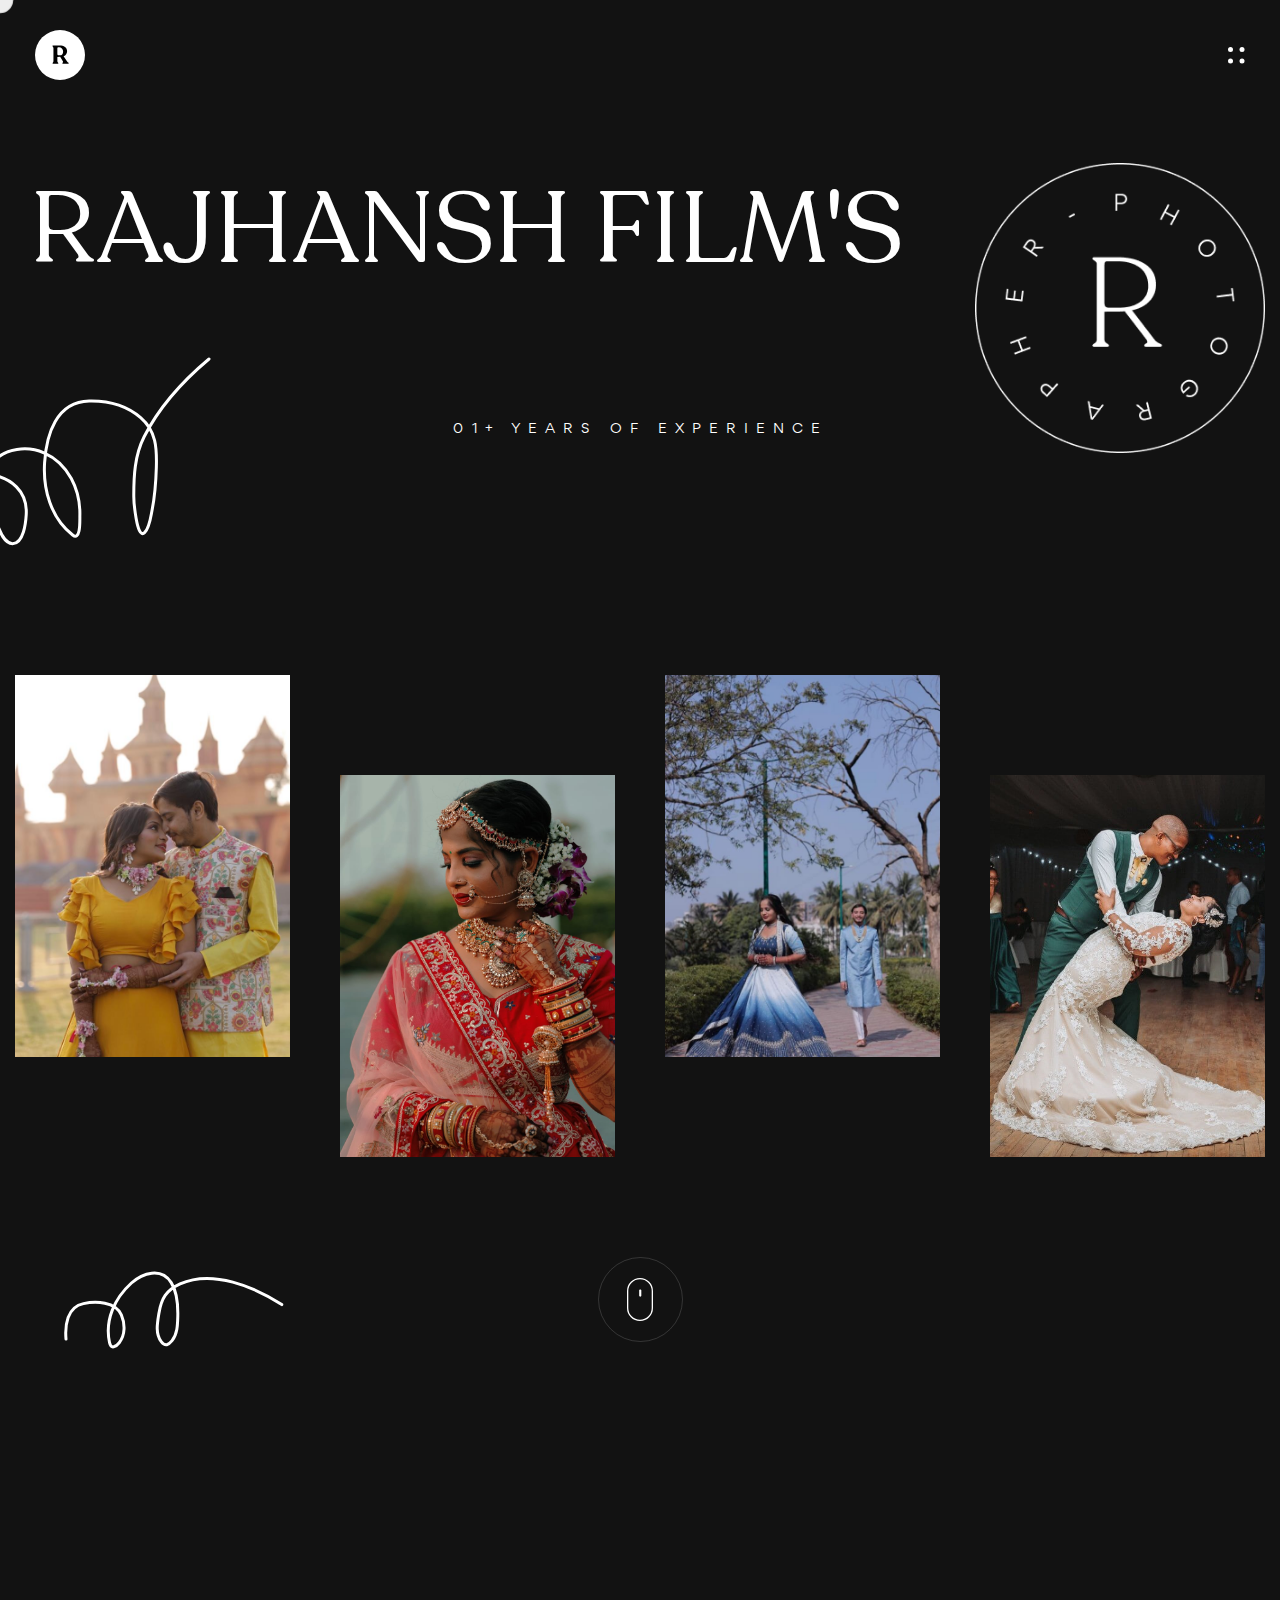
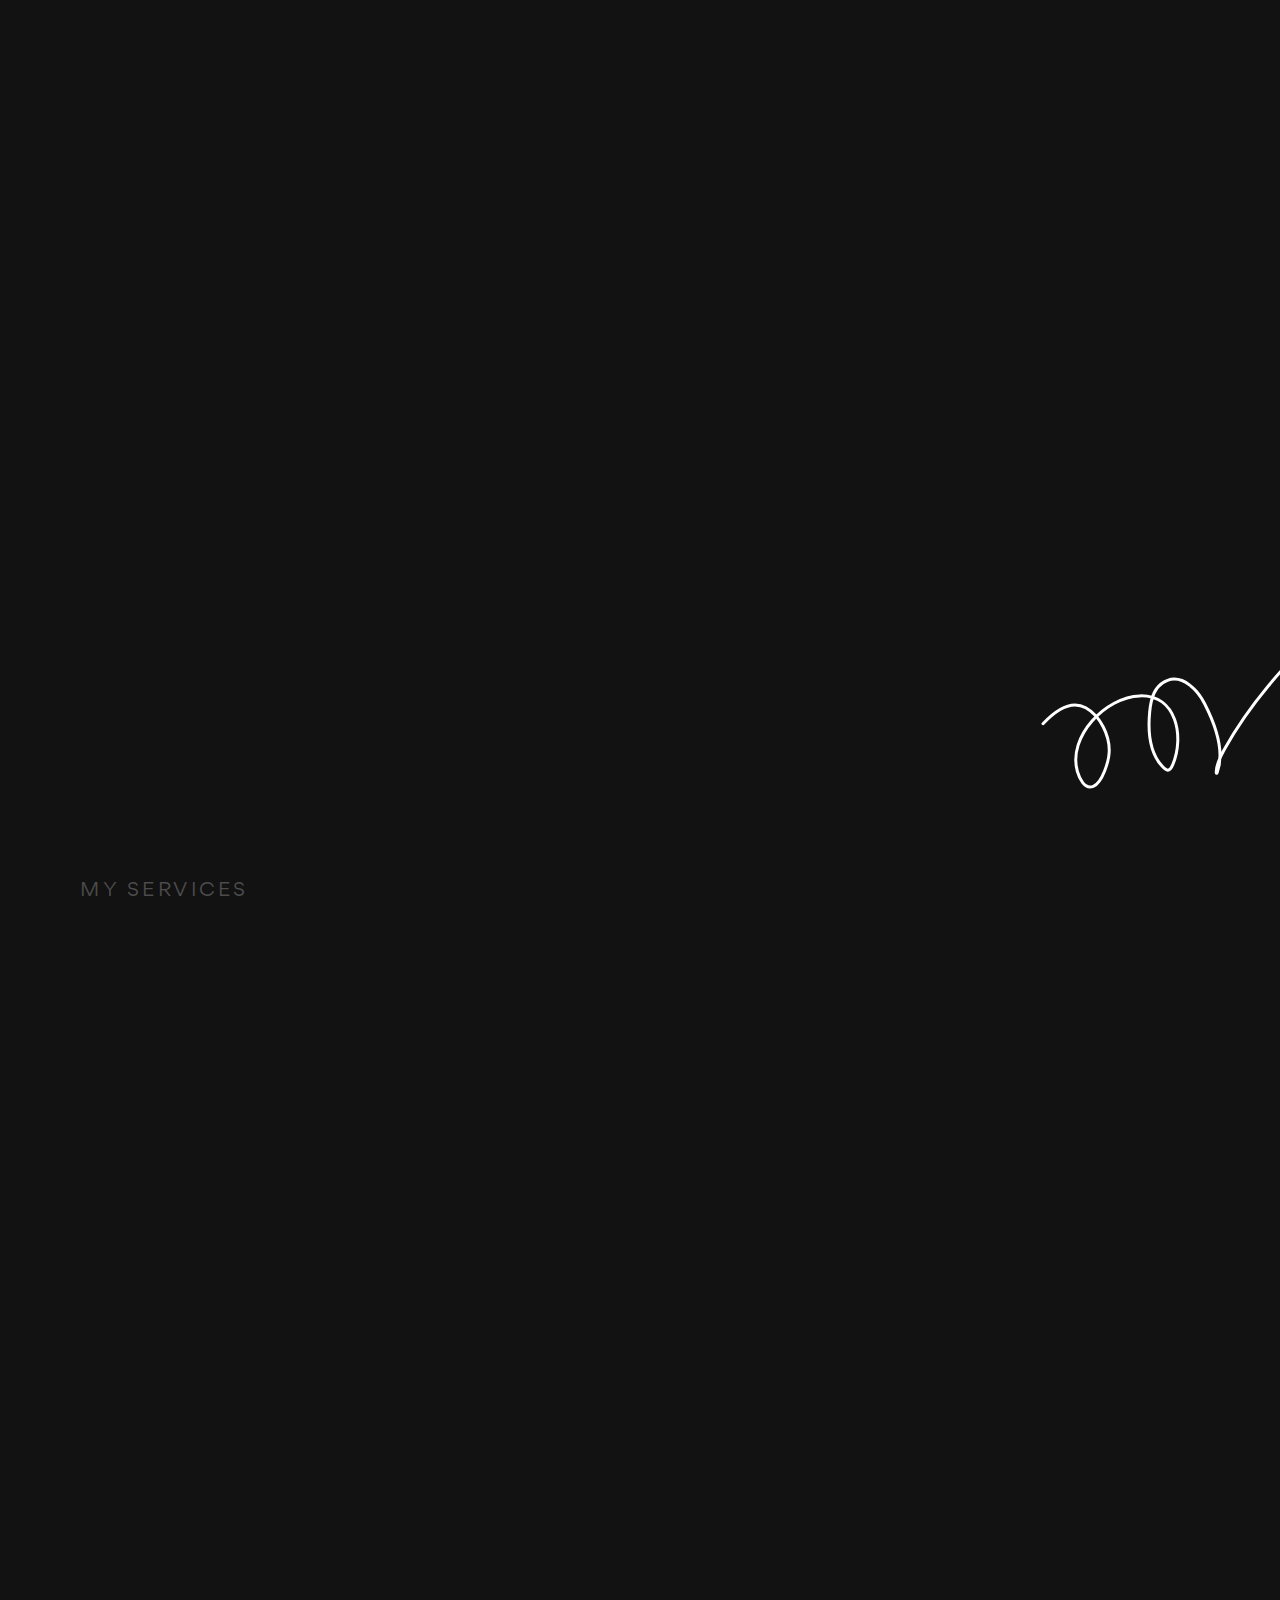
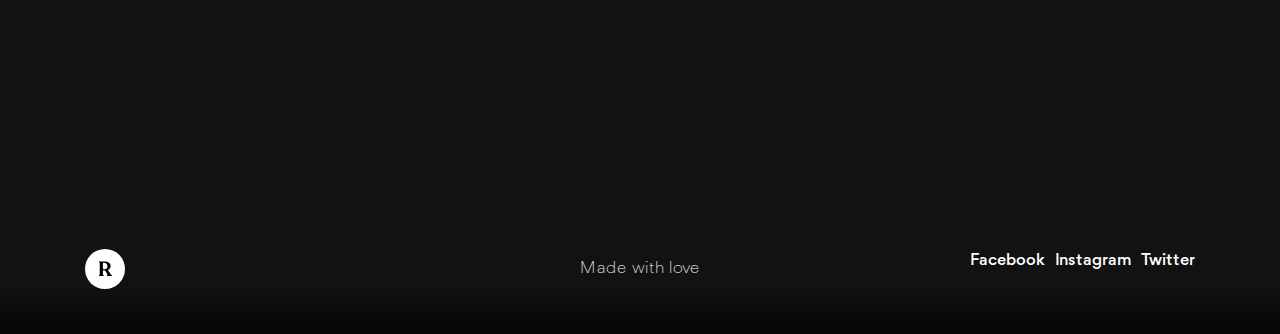
<file: Boostrap exam/index.html>
<!DOCTYPE html>
<html lang="en">

<head>
    <meta charset="UTF-8">
    <meta http-equiv="X-UA-Compatible" content="IE=edge">
    <meta name="viewport" content="width=device-width, initial-scale=1.0">
    <!-- primary meta tags -->
    <title>RAJHANSH FILM'S</title>
    <meta name="title" content="RAJHANSH FILM'S">
    <meta name="description" content="This is a photographer portfolio.">
    <!-- Favicon -->
    <link rel="shortcut icon" href="assets/images/favicon.png" type="image/svg+xml">
    <!-- custom css link -->
    <link rel="stylesheet" href="assets/css/style.css">
    <!-- custom font link -->
    <link rel="stylesheet" href="assets/font/font.css">
    <!-- preload images -->
    <link rel="preload" as="image" href="assets/images/loading.svg">
    <link rel="preload" as="image" href="assets/images/loading-circle.svg">
</head>

<body class="active" id="top">
    <!-- #Pre Loading -->
    <div class="loading" data-loading>
        <img src="assets/images/loading.svg" width="55" height="55" alt="loading" class="img">
        <img src="assets/images/loading-circle.svg" width="78" height="70" alt="" class="circle">
    </div>


    <!-- # header -->

    <header class="header" data-header>
        <div class="container">
            <a href="#" class="logo">
                <img src="assets/images/logo.svg" width="50" height="40" alt="RAJHANSH FILM'S">
            </a>
            <button class="nav-open-btn" aria-label="open menu" data-nav-toggler>
                <img src="assets/images/menu.svg" width="17" height="17" alt="menu icon">
            </button>
            <nav class="navbar" data-navbar>
                <div class="navbar-top">
                    <a href="#" class="logo">
                        <img src="assets/images/logo.svg" width="140" height="10" alt="RAJHANSH FILM'S class=" img">
                    </a>
                    <button class="nav-close-btn" aria-label="close menu" data-nav-toggler>
                        <span class="span one"></span>
                        <span class="span two"></span>
                    </button>
                </div>
                <ul class="navbar-list">
                    <li class="navbar-item">
                        <a href="#home" class="navbar-link" data-nav-link>Home</a>
                    </li>
                    <li class="navbar-item">
                        <a href="#gallery" class="navbar-link" data-nav-link>Gallery</a>
                    </li>
                    <li class="navbar-item">
                        <a href="#about" class="navbar-link" data-nav-link>About</a>
                    </li>
                    <li class="navbar-item">
                        <a href="#services" class="navbar-link" data-nav-link>Services</a>
                    </li>
                    <li class="navbar-item">
                        <a href="#portfolio" class="navbar-link" data-nav-link>Portfolio</a>
                    </li>
                    <li class="navbar-item">
                        <a href="#contact" class="navbar-link" data-nav-link>Contact Us</a>
                    </li>
                </ul>

                <button class="login-btn">
                    <img src="assets/images/user.svg" width="21" height="21" alt="user icon">
                    <span class="span">Login</span>
                </button>
                <p class="navbar-title">My Address</p>
                <address>
                    205 AR Mall , Near Sudama Chowk Motavarachha ,  Surat.
                </address>
                <p class="navbar-text">
                    Urgent issue? call us at
                    <a href="tel:8085613846" class="contact-link">+91 9825548544</a>
                </p>
            </nav>
            <div class="overlay" data-nav-toggler data-overlay></div>
        </div>
    </header>

    <main>
        <article>

            <!-- Hero -->
            <section class="section hero" id="home" aria-label="home">
                <div class="container">
                    <img src="assets/images/hero-banner.png" width="322" height="322" alt="" class="hero-banner">
                    <div class="hero-content">
                        <h1 class="h1 hero-title">
                            RAJHANSH FILM'S
                        </h1>
                        <div class="wrapper h2">
                            <strong class="strong" data-letter-effect>Photographer</strong>
                            <strong class="strong" data-letter-effect>Event Planner</strong>
                            <strong class="strong" data-letter-effect>Cameraman</strong>
                            <strong class="strong" data-letter-effect>Dron Pilot</strong>
                            <strong class="strong" data-letter-effect>Artist</strong>
                        </div>
                        <p class="hero-text">01+ Years Of Experience</p>
                    </div>

                </div>

                <img src="assets/images/hero-shape.svg" width="211" height="189" alt="" class="shape">

            </section>

            <!-- #Gallery -->
            <section class="section gallery" id="gallery">
                <div class="container">
                    <ul class="gallery-list">
                        <li class="gallery-item" data-reveal>

                            <div class="gallery-card">
                                <div class="card-banner img-holder has-before" style="--width: 450; --height: 625;">
                                    <img src="assets/images/gallery-1.jpeg" alt="the Vaibhav" class="img-cover"
                                        width="450" height="625" loading="lazy">
                                </div>
                                <div class="card-content">
                                    <h3 class="h6">
                                        <a href="#" class="card-title">The Event</a>
                                    </h3>
                                    <span class="card-tag">Haldi, Event</span>
                                </div>
                                <a href="#" class="btn-icon">
                                    <img src="assets/images/arrow-forward.svg" width="43" height="20" loading="lazy"
                                        alt="arrow-forward icon">
                                </a>
                            </div>


                            <div class="gallery-card">
                                <div class="card-banner img-holder has-before" style="--width: 450; --height: 625;">
                                    <img src="assets/images/gallery-2.jpeg" alt="Lettuce Entertain" class="img-cover"
                                        width="450" height="625" loading="lazy">
                                </div>
                                <div class="card-content">
                                    <h3 class="h6">
                                        <a href="#" class="card-title">Outdoor Shot</a>
                                    </h3>
                                    <span class="card-tag">Landscape</span>
                                </div>
                                <a href="#" class="btn-icon">
                                    <img src="assets/images/arrow-forward.svg" width="43" height="20" loading="lazy"
                                        alt="arrow-forward icon">
                                </a>
                            </div>


                        </li>

                        <li class="gallery-item" data-reveal>

                            <div class="gallery-card">
                                <div class="card-banner img-holder has-before" style="--width: 450; --height: 625;">
                                    <img src="assets/images/gallery-3.jpeg" alt="Leaping Lizard" class="img-cover"
                                        width="450" height="625" loading="lazy">
                                </div>
                                <div class="card-content">
                                    <h3 class="h6">
                                        <a href="#" class="card-title">Dhulhan</a>
                                    </h3>
                                    <span class="card-tag">Model, Fashion</span>
                                </div>
                                <a href="#" class="btn-icon">
                                    <img src="assets/images/arrow-forward.svg" width="43" height="20" loading="lazy"
                                        alt="arrow-forward icon">
                                </a>
                            </div>


                            <div class="gallery-card">
                                <div class="card-banner img-holder has-before" style="--width: 450; --height: 625;">
                                    <img src="assets/images/gallery-4.jpeg" alt="Juan More Taco" class="img-cover"
                                        width="450" height="625" loading="lazy">
                                </div>
                                <div class="card-content">
                                    <h3 class="h6">
                                        <a href="#" class="card-title">Chintan & Priyanka</a>
                                    </h3>
                                    <span class="card-tag">Ring , Event</span>
                                </div>
                                <a href="#" class="btn-icon">
                                    <img src="assets/images/arrow-forward.svg" width="43" height="20" loading="lazy"
                                        alt="arrow-forward icon">
                                </a>
                            </div>
                        </li>

                        <li class="gallery-item" data-reveal>

                            <div class="gallery-card">
                                <div class="card-banner img-holder has-before" style="--width: 450; --height: 625;">
                                    <img src="assets/images/gallery-5.jpeg" alt="Goldilox Bagels" class="img-cover"
                                        width="450" height="625" loading="lazy">
                                </div>
                                <div class="card-content">
                                    <h3 class="h6">
                                        <a href="#" class="card-title">Ring Ceremonay</a>
                                    </h3>
                                    <span class="card-tag">People, Film</span>
                                </div>
                                <a href="#" class="btn-icon">
                                    <img src="assets/images/arrow-forward.svg" width="43" height="20" loading="lazy"
                                        alt="arrow-forward icon">
                                </a>
                            </div>


                            <div class="gallery-card">
                                <div class="card-banner img-holder has-before" style="--width: 450; --height: 625;">
                                    <img src="assets/images/gallery-6.jpeg" alt="Cookie Monstah" class="img-cover"
                                        width="450" height="625" loading="lazy">
                                </div>
                                <div class="card-content">
                                    <h3 class="h6">
                                        <a href="#" class="card-title">Trusha</a>
                                    </h3>
                                    <span class="card-tag">Wedding, Event</span>
                                </div>
                                <a href="#" class="btn-icon">
                                    <img src="assets/images/arrow-forward.svg" width="43" height="20" loading="lazy"
                                        alt="arrow-forward icon">
                                </a>
                            </div>


                        </li>

                        <li class="gallery-item" data-reveal>

                            <div class="gallery-card">
                                <div class="card-banner img-holder has-before" style="--width: 450; --height: 625;">
                                    <img src="assets/images/gallery-7.jpg" alt="Divine Pastabilities" class="img-cover"
                                        width="450" height="625" loading="lazy">
                                </div>
                                <div class="card-content">
                                    <h3 class="h6">
                                        <a href="#" class="card-title">Divine Pastabilities</a>
                                    </h3>
                                    <span class="card-tag">Wedding, Model</span>
                                </div>
                                <a href="#" class="btn-icon">
                                    <img src="assets/images/arrow-forward.svg" width="43" height="20" loading="lazy"
                                        alt="arrow-forward icon">
                                </a>
                            </div>

                            <div class="gallery-card">
                                <div class="card-banner img-holder has-before" style="--width: 450; --height: 625;">
                                    <img src="assets/images/gallery-8.jpg" alt="The Lockhart Bar" class="img-cover"
                                        width="450" height="625" loading="lazy">
                                </div>
                                <div class="card-content">
                                    <h3 class="h6">
                                        <a href="#" class="card-title">The Lockhart Bar</a>
                                    </h3>
                                    <span class="card-tag">Health & Wellnes</span>
                                </div>
                                <a href="#" class="btn-icon">
                                    <img src="assets/images/arrow-forward.svg" width="43" height="20" loading="lazy"
                                        alt="arrow-forward icon">
                                </a>
                            </div>


                        </li>

                    </ul>

                    <a href="#service" class="scroll-down">
                        <img src="assets/images/scroll-down.svg" width="40" height="66" loading="lazy"
                            alt="mouse scroll">
                    </a>

                    <img src="assets/images/gallery-shape.svg" width="220" height="78" loading="lazy" alt=""
                        class="shape">
                </div>
            </section>

            <!-- About -->
            <section class="section about" id="about" aria-label="about me">
                <div class="container">

                    <div class="about-content">
                        <h2 class="h2 section-title" data-reveal="right">Hi, I'm <br>Chikhaliya Vaibhav</h2>

                        <div class="wrapper has-before" data-reveal="right">
                            <p class="section-text">I Am A <em class="em">Photographer</em> Who Are Working In
                                This Field For <em class="em">last 01 years.</em> I'm Ready To Give You My Best</p>

                            <img src="assets/images/sign.png" width="151" height="92" loading="lazy" alt="signature">
                        </div>
                    </div>

                    <div class="about-banner" data-reveal="left">

                        <div class="img-holder has-before" style="--width: 512; --height: 684;">
                            <img src="assets/images/about-banner.jpg" alt="RAJHANSH FILM'S" class="img-cover"
                                width="512" height="684" loading="lazy">
                        </div>

                        <img src="assets/images/about-shape-1.png" width="178" height="178" loading="lazy" alt=""
                            class="shape shape-1">

                        <img src="assets/images/about-shape-2.svg" width="659" height="653" loading="lazy" alt=""
                            class="shape shape-2">



                    </div>

                    <img src="assets/images/about-shape-3.svg" width="239" height="232" loading="lazy" alt=""
                        class="shape shape-3">

                </div>
            </section>

            <!-- services -->
            <section class="section service" id="service" aria-labelledby="service-lable">
                <p class="section-subtitle container" id="service-lable">My Services</p>
                <ul class="service-list">

                    <li data-reveal>
                        <div class="service-card container">
                            <img src="assets/images/service-1.jpg" width="340" height="380" loading="lazy"
                                alt="Wedding Photography" class="img">
                            <div>
                                <h3 class="h3 card-title">
                                    Wedding Photography
                                </h3>
                                <p class="card-subtitle">
                                    Pre Wedding Shot.
                                </p>
                            </div>
                            <a href="#" class="btn-icon" aria-label="See more">
                                <svg xmlns="http://www.w3.org/2000/svg" width="43" height="20" viewBox="0 0 43 20"
                                    fill="none">
                                    <path d="M0 10H41" stroke="white" stroke-width="2" />
                                    <path d="M33 1L41.9 10.2727L33 19" stroke="white" stroke-width="2" />
                                </svg>
                            </a>
                        </div>

                    </li>

                    <li data-reveal>
                        <div class="service-card container">
                            <img src="assets/images/service-2.jpg" width="340" height="380" loading="lazy"
                                alt="Event Organiser" class="img">
                            <div>
                                <h3 class="h3 card-title">
                                    Event Organiser
                                </h3>
                                <p class="card-subtitle">
                                    Birthday Party Event.
                                </p>
                            </div>
                            <a href="#" class="btn-icon" aria-label="See more">
                                <svg xmlns="http://www.w3.org/2000/svg" width="43" height="20" viewBox="0 0 43 20"
                                    fill="none">
                                    <path d="M0 10H41" stroke="white" stroke-width="2" />
                                    <path d="M33 1L41.9 10.2727L33 19" stroke="white" stroke-width="2" />
                                </svg>
                            </a>
                        </div>

                    </li>

                    <li data-reveal>
                        <div class="service-card container">
                            <img src="assets/images/service-3.jpg" width="340" height="380" loading="lazy"
                                alt="Videography" class="img">
                            <div>
                                <h3 class="h3 card-title">
                                    Videography
                                </h3>
                                <p class="card-subtitle">
                                    Video Shooting
                                </p>
                            </div>
                            <a href="#" class="btn-icon" aria-label="See more">
                                <svg xmlns="http://www.w3.org/2000/svg" width="43" height="20" viewBox="0 0 43 20"
                                    fill="none">
                                    <path d="M0 10H41" stroke="white" stroke-width="2" />
                                    <path d="M33 1L41.9 10.2727L33 19" stroke="white" stroke-width="2" />
                                </svg>
                            </a>
                        </div>

                    </li>

                </ul>
            </section>

            <!-- portfolio -->
            <section class="section portfolio" id="portfolio" aria-labelledby="portfolio-label">
                <div class="container">

                    <div class="portfolio-list">

                        <div class="wrapper">
                            <h2 class="h2 section-title" id="portfolio-label" data-reveal>My recent Work.</h2>

                            <div class="portfolio-card" data-reveal>
                                <div class="card-banner img-holder has-before" style="width: 700; height: 605;">
                                    <img src="assets/images/portfolio-1.jpg" width="700" height="605" alt="Show Promo"
                                        class="img-cover" loading="lazy">
                                </div>

                                <div class="card-content">
                                    <h3 class="h4">
                                        <a href="#" class="card-title">Show Promo</a>
                                    </h3>
                                    <p class="card-tag">Product</p>
                                </div>

                                <a href="#" class="btn-icon" aria-label="See more">
                                    <svg xmlns="http://www.w3.org/2000/svg" width="43" height="20" viewBox="0 0 43 20"
                                        fill="none">
                                        <path d="M0 10H41" stroke="black" stroke-width="2" />
                                        <path d="M33 1L41.9 10.2727L33 19" stroke="black" stroke-width="2" />
                                    </svg>
                                </a>

                            </div>

                            <div class="portfolio-card" data-reveal>
                                <div class="card-banner img-holder has-before" style="--width: 700; --height: 1091;">
                                    <img src="assets/images/portfolio-2.jpg" width="700" height="1091"
                                        alt="Wedding Shot" class="img-cover" loading="lazy">
                                </div>

                                <div class="card-content">
                                    <h3 class="h4">
                                        <a href="#" class="card-title">Wedding Shot</a>
                                    </h3>
                                    <p class="card-tag">Wedding</p>
                                </div>

                                <a href="#" class="btn-icon" aria-label="See more">
                                    <svg xmlns="http://www.w3.org/2000/svg" width="43" height="20" viewBox="0 0 43 20"
                                        fill="none">
                                        <path d="M0 10H41" stroke="black" stroke-width="2" />
                                        <path d="M33 1L41.9 10.2727L33 19" stroke="black" stroke-width="2" />
                                    </svg>
                                </a>

                            </div>


                        </div>

                        <div class="wrapper">

                            <div class="portfolio-card" data-reveal>
                                <div class="card-banner img-holder has-before" style="--width: 700; --height: 1000;">
                                    <img src="assets/images/gallery-3.jpeg" width="700" height="200" alt="Fashion Show"
                                        class="img-cover" loading="lazy">
                                </div>

                                <div class="card-content">
                                    <h3 class="h4">
                                        <a href="#" class="card-title">Fashion Show</a>
                                    </h3>
                                    <p class="card-tag">Fashion, Model</p>
                                </div>

                                <a href="#" class="btn-icon" aria-label="See more">
                                    <svg xmlns="http://www.w3.org/2000/svg" width="43" height="20" viewBox="0 0 43 20"
                                        fill="none">
                                        <path d="M0 10H41" stroke="black" stroke-width="2" />
                                        <path d="M33 1L41.9 10.2727L33 19" stroke="black" stroke-width="2" />
                                    </svg>
                                </a>

                            </div>

                            <div class="portfolio-card" data-reveal>
                                <div class="card-banner img-holder has-before" style="--width: 700; --height: 850;">
                                    <img src="assets/images/portfolio-4.jpg" width="700" height="850" alt="Jumbo Barger"
                                        class="img-cover" loading="lazy">
                                </div>

                                <div class="card-content">
                                    <h3 class="h4">
                                        <a href="#" class="card-title">Jumbo Barger</a>
                                    </h3>
                                    <p class="card-tag">Food</p>
                                </div>

                                <a href="#" class="btn-icon" aria-label="See more">
                                    <svg xmlns="http://www.w3.org/2000/svg" width="43" height="20" viewBox="0 0 43 20"
                                        fill="none">
                                        <path d="M0 10H41" stroke="black" stroke-width="2" />
                                        <path d="M33 1L41.9 10.2727L33 19" stroke="black" stroke-width="2" />
                                    </svg>
                                </a>

                            </div>


                        </div>

                    </div>

                    <img src="assets/images/portfolio-shape.svg" width="286" height="232" loading="lazy" alt=""
                        class="shape">

                </div>
            </section>

            <!-- Footer -->
            <footer class="footer">

                <div class="footer-top section" id="contact">
                    <div class="container">
                        <p class="section-subtitle" data-reveal>Contact Us</p>
                        <h2 class="h2 section-title" data-reveal>Work inquiry, Job oportunities? Send Message.</h2>

                        <a href="#" class="btn-icon" data-reveal>
                            <img src="assets/images/arrow-forward.svg" width="43" height="20" loading="lazy"
                                alt="arrow-forward icon">
                        </a>

                        <img src="assets/images/footer-1.jpg" width="159" height="176" loading="lazy" alt="photography"
                            class="abs-img abs-img-1" data-reveal>

                        <img src="assets/images/footer-2.jpg" width="265" height="275" loading="lazy" alt="photography"
                            class="abs-img abs-img-2" data-reveal>

                        <img src="assets/images/footer-3.jpg" width="303" height="272" loading="lazy" alt="photography"
                            class="abs-img abs-img-3" data-reveal>

                        <img src="assets/images/footer-4.jpg" width="175" height="175" loading="lazy" alt="photography"
                            class="abs-img abs-img-4" data-reveal>

                        <img src="assets/images/footer-shape.svg" width="185" height="134" loading="lazy" alt=""
                            class="shape">

                    </div>
                </div>

                <div class="footer-bottom">
                    <div class="container">
                        <a href="#" class="logo">
                            <img src="assets/images/logo.svg" width="40" height="40" loading="lazy" alt="Richard home">
                        </a>

                        <ul class="social-list">
                            <li>
                                <a href="#" class="social-link">Facebook</a>
                            </li>
                            <li>
                                <a href="#" class="social-link">Instagram</a>
                            </li>
                            <li>
                                <a href="#" class="social-link">Twitter</a>
                            </li>
                        </ul>

                        <p class="copyright">Made with love</p>

                    </div>
                </div>

                <div class="footer-bg has-before">
                    <img src="assets/images/footer-bg.jpg" width="1920" height="1135" loading="lazy" alt="photography"
                        class="img-cover">
                </div>

            </footer>

            <!-- back to top -->

            <a href="#top" class="back-top-btn" aria-label="back to top" data-back-top-btn>0%</a>

            <!-- Custom cursor -->

            <div class="cursor" data-cursor></div>
        </article>
    </main>

    <!-- custom js link -->
    <script src="assets/js/script.js"></script>
</body>

</html>
</file>
<file: Boostrap exam/assets/css/style.css>
:root {
  
  --smokey-black: hsl(0, 0%, 7%);
  --eerie-black: hsl(0, 0%, 9%);
  --radical-red: hsl(346, 100%, 58%);
  --white_a9: hsla(0, 0%, 100%, 0.09);
  --white_a15: hsla(0, 0%, 100%, 0.15);
  --white_a25: hsla(0, 0%, 100%, 0.25);
  --white_a50: hsla(0, 0%, 100%, 0.5);
  --white_a70: hsla(0, 0%, 100%, 0.7);
  --white_a75: hsla(0, 0%, 100%, 0.75);
  --white_a80: hsla(0, 0%, 100%, 0.8);
  --jet-1: hsl(0, 0%, 20%);
  --jet-2: hsl(0, 0%, 16%);
  --white: hsl(0, 0%, 100%);
  --black: hsl(0, 0%, 0%);
  --gradient-1: linear-gradient(180deg, transparent, var(--smokey-black));
  --gradient-2: linear-gradient(180deg,var(--smokey-black) 25%,hsla(0, 0%, 0%, 0.6) 80%);
  --ff-recoleta: "Recoleta", serif;
  --ff-gordita: "Gordita", sans-serif;

  --fs-1: 6rem;
  --fs-2: 5rem;
  --fs-3: 3.8rem;
  --fs-4: 2.8rem;
  --fs-5: 2.6rem;
  --fs-6: 2.2rem;
  --fs-7: 2rem;
  --fs-8: 1.8rem;
  --fs-9: 1.5rem;
  --fs-10: 1.4rem;
  --fs-11: 1.2rem;

  --fw-300: 300;
  --fw-400: 400;
  --fw-500: 500;
  --section-padding: 60px;
  --shadow: 0 12px 30px -10px hsla(0, 0%, 14%, 0.1);

  --radius-circle: 50%;
  --radius-5: 5px;
  --radius-25: 25px;

  --transition-1: 0.25s ease;
  --transition-2: 0.5s ease;
  --transition-3: 1s ease;
  --cubic-in: cubic-bezier(0.51, 0.03, 0.64, 0.28);
  --cubic-out: cubic-bezier(0.33, 0.85, 0.4, 0.96);
}

*,
*::before,
*::after {
  margin: 0;
  padding: 0;
  box-sizing: border-box;
}

li {
  list-style: none;
}

a,img,span,button,
ion-icon {
  display: block;
}

a {
  color: inherit;
  text-decoration: none;
}

img {
  height: auto;
}

button {
  background: none;
  border: none;
  font: inherit;
  cursor: pointer;
}


ion-icon {
  pointer-events: none;
}

address {
  font-style: normal;
}

html {
  font-family: var(--ff-gordita);
  font-size: 10px;
  scroll-behavior: smooth;
}

body {
  background-color: var(--smokey-black);
  color: var(--white);
  font-size: 1.6rem;
  font-weight: var(--fw-400);
  line-height: 2.15;
  overflow-x: hidden;
}

body.active {
  overflow: hidden;
}

:focus-visible {
  outline-offset: 4px;
}

::-webkit-scrollbar {
  width: 5px;
}

::-webkit-scrollbar-track {
  background-color: var(--white);
}

::-webkit-scrollbar-thumb {
  background-color: var(--jet-2);
}

.container {
  padding-inline: 15px;
}

.shape {
  display: none;
}

.section {
  padding-block: var(--section-padding);
}

.h1,.h2,.h3,.h4,.h5,.h6 {
  font-family: var(--ff-recoleta);
  line-height: 1.2;
}

.h1 {
  font-size: var(--fs-1);
  font-weight: var(--fw-400);
}

.h2,.h3,.h4,.h5,.h6 {
  font-weight: var(--fw-300);
}

.h2 {
  font-size: var(--fs-2);
}
.h3 {
  font-size: var(--fs-3);
}
.h4 {
  font-size: var(--fs-4);
}
.h5 {
  font-size: var(--fs-5);
}
.h6 {
  font-size: var(--fs-6);
}

.img-holder {
  aspect-ratio: var(--width) / var(--height);
  background-color: var(--jet-1);
  overflow: hidden;
}

.has-before {
  position: relative;
  z-index: 1;
}

.has-before::before {
  content: "";
  position: absolute;
}

.img-holder.has-before::before {
  bottom: 0;
  left: 0;
  width: 100%;
  height: 50%;
  background-color: var(--gradient-1);
}

.img-cover {
  width: 100%;
  height: 100%;
  object-fit: cover;
}

.btn-icon {
  background-color: var(--bg-color, var(--white));
  border-radius: var(--border-radius, var(--radius-circle));
  display: grid;
  place-content: center;
  transition: var(--transition-2);
}

.btn-icon path {
  transition: var(--transition-2);
}

.btn-icon:is(:hover, :focus-visible) {
  background-color: var(--hover-bg-color, var(--white));
}

.btn-icon:is(:hover, :focus-visible) path {
  stroke: var(--hover-text-color, var(--black));
}

.section-subtitle {
  color: var(--white_a25);
  font-size: var(--fs-7);
  text-transform: uppercase;
  letter-spacing: 3.5px;
}


[data-reveal] {
  transform: translateY(50px);
  opacity: 0;
  transition: var(--transition-3);
}

[data-reveal="left"] {
  transform: translate(-50px, 0);
}

[data-reveal="right"] {
  transform: translate(50px, 0);
}


[data-reveal].revealed {
  transform: translate(0, 0);
  opacity: 1;
}

.loading {
  position: fixed;
  top: 0;
  left: 0;
  width: 100vw;
  height: 100vh;
  background-color: var(--white) !important;
  z-index: 5;
  transform-origin: bottom;
  transition: 0.5s var(--cubic-in);
  transition-delay: 0.5s;
}

.loading.loaded {
  transform: scaleY(0);
  pointer-events: none;
}

.loading > * {
  position: absolute;
  top: 50%;
  left: 50%;
  transform: translate(-50%, -50%);
  transition: var(--transition-2);
}

.loading.loaded > * {
  opacity: 0;
}

.loading .circle {
  animation: rotate360 1.5s linear infinite;
}

@keyframes rotate360 {
  0% {
    transform: translate(-50%, -50%) rotate(0);
  }
  100% {
    transform: translate(-50%, -50%) rotate(1turn);
  }
}

.header {
  position: fixed;
  top: 0;
  left: 0;
  width: 100%;
  padding-block: 18px;
  transition: var(--transition-2);
  z-index: 4;
}

.header.active {
  background-color: var(--eerie-black);
  padding-block: 12px;
  box-shadow: var(--shadow);
}

.header .container,.navbar-top {
  display: flex;
  justify-content: space-between;
  align-items: center;
}

.navbar {
  position: fixed;
  top: 0;
  right: -280px;
  background-color: var(--eerie-black);
  height: 100vh;
  max-width: 280px;
  width: 100%;
  padding: 25px;
  overflow-y: auto;
  z-index: 2;
  transition: 0.25s var(--cubic-out);
  visibility: hidden;
}

.navbar.active {
  visibility: visible;
  transform: translateX(-280px);
  transition-duration: 0.5s;
}

.navbar-top .logo .img {
  width: 130px;
}

.nav-close-btn {
  width: 25px;
  height: 25px;
}

.nav-close-btn .span {
  background-color: var(--white_a80);
  width: 25px;
  height: 3px;
  border-radius: 5px;
  transition: var(--transition-1);
}

.nav-close-btn .one {
  transform: rotate(45deg) translate(2px, 2px);
}

.nav-close-btn .two {
  transform: rotate(-45deg);
}

.nav-close-btn:is(:hover, :focus-visible) .span {
  background-color: var(--radical-red);
}

.navbar-list {
  text-align: center;
  padding-block: 40px;
}

.navbar-link {
  font-size: var(--fs-7);
  font-weight: var(--fw-400);
  padding-block: 2px;
  text-transform: capitalize;
  transition: var(--transition-1);
}

.navbar-link:is(:hover, :focus-visible) {
  color: var(--radical-red);
}

.login-btn {
  display: flex;
  justify-content: center;
  gap: 15px;
  width: 100%;
  background-color: var(--radical-red);
  color: var(--white);
  padding: 8px 30px;
  border-radius: var(--radius-5);
  margin-block-end: 50px;
}

.login-btn .span {
  font-weight: var(--fw-500);
}

.navbar-title {
  font-size: var(--fs-8);
  font-weight: var(--fw-500);
  line-height: 1;
  margin-block-end: 15px;
}

.navbar-text {
  color: var(--white_a75);
  font-weight: var(--fw-300);
  line-height: 1.6;
  margin-block-end: 15px;
}

.navbar .contact-link {
  color: var(--radical-red);
  font-size: var(--fs-6);
  font-weight: var(--fw-400);
}

.navbar .contact-link:is(:hover, :focus-visible) {
 text-decoration: underline; 
}

.overlay {
  position: fixed;
  inset: 0;
  background-color: var(--black);
  z-index: 1;
  transition: var(--transition-1);
  opacity: 0;
  pointer-events: none;
}


.overlay.active {
  opacity: 0.75;
  pointer-events: all;
}

.hero {
  padding-block-start: 120px;
  text-align: center;
}

.hero-banner {
  max-width: 150px;
  margin-inline: auto;
  margin-block-end: 20px;
}

.hero .wrapper {
  position: relative;
  text-align: left;
  height: 1.2em;
  margin-block: 10px 25px;
}

.hero .wrapper .strong {
  position: absolute;
  top: 0;
  left: 50%;
  transform: translateX(-50%);
  width: 300px;
  font-weight: inherit;
  display: flex;
}


.hero-text {
  font-size: var(--fs-10);
  font-weight: var(--fw-300);
  text-transform: uppercase;
  letter-spacing: 5px;

}

.hero .wrapper .space {
  padding: 0.1em;
}

.hero .wrapper :is(.in, .out) {
  opacity: 0;
  transform: scaleY(0);
}

.hero .strong.active .out {
  opacity: 1;
  transform: scaleY(1);
  animation: textWave 0.2s ease reverse forwards;
}

.hero .wrapper .in {
  animation: textWave 0.2s ease forwards;
}

@keyframes textWave {
  0% {
    opacity: 0;
    transform: scaleY(0);
  }
  100% {
    opacity: 1;
    transform: scaleY(1);
  }
}

.gallery-list {
  display: grid;
  gap: 30px;
}

.gallery-item,
.gallery-card {
  position: relative;
}

.gallery-card :is(.card-content, .btn-icon) {
  position: absolute;
  z-index: 1;
}

.gallery-card .card-content {
  bottom: 0;
  left: 0;
  width: 100%;
  padding: 30px 12px;
}

.gallery-card .card-tag {
  color: var(--white_a70);
  font-size: var(--fs-9);
  font-weight: var(--fw-300);
}

.gallery-card .card-title {
  font-weight: var(--fw-400);
  max-width: max-content;
  margin-block-end: 2px;
}


.gallery-card .card-title:is(:hover, :focus-visible) {
  text-decoration: underline;
}


.gallery-card .btn-icon {
  top: 0;
  right: 0;
  width: 50px;
  height: 50px;
  --border-radius: 0 0 0 var(--radius-25);
}

.gallery-card .btn-icon img {
  width: 25px;
  transform: rotate(-45deg);
}


.gallery-card .btn-icon:is(:hover, :focus-visible) {
  border-bottom-left-radius: var(--radius-5);
}


.gallery-card {
  animation: changeCard 10s linear infinite;
}

.gallery-item .gallery-card:last-child {
  position: absolute;
  top: 0;
  left: 0;
  width: 100%;
  opacity: 0;
  visibility: hidden;
  animation-delay: 5s;
}

@keyframes changeCard {
  0%,55%,100% {
    opacity: 0;
    visibility: hidden;
  }

  5%,50% {
    opacity: 1;
    visibility: visible;
  }

}


.gallery-item:is(:hover, :focus-within) .gallery-card {
  animation-play-state: paused;
}

.gallery .scroll-down {
  width: 60px;
  height: 60px;
  display: grid;
  place-content: center;
  margin-inline: auto;
  margin-block-start: 55px;
  border: 1px solid var(--white_a15);
  border-radius: var(--radius-circle);
  transition: var(--transition-2);
  animation: scrolldown 2.5s linear infinite alternate;
}

.gallery .scroll-down img {
  width: 22px;
}

.gallery .scroll-down:is(:hover, :focus-visible) {
  background-color: var(--radical-red);
  border-color: var(--radical-red);
}


@keyframes scrollDown {
  0% {
    transform: translateY(-12px);
  }
  100% {
    transform: translateY(12px);
  }
}

.category {
  --section-padding: 40px;
  border-block: 1px solid var(--white_a9);
}

.category-list {
  display: flex;
  justify-content: center;
  align-items: center;
  flex-wrap: wrap;
  gap: 35px 10px;
}

.category-item {
  max-width: calc(50%, -5px);
}

.category-card .card-title {
  color: var(--white_a25);
  margin-block-end: 10px;
  text-align: center;
  transition: var(--transition-2);
}


.category-card:is(:hover, :focus-visible) .card-title {
  color: var(--white);
}

.about .container {
  display: grid;
  gap: 45px;
}

.about .wrapper,.about-banner {
  padding-inline-start: 45px;
}

.about .section-title {
  margin-block-end: 35px;
}

.about .section-text {
  font-size: var(--fs-6);
  color: var(--white_a70);
  font-weight: var(--fw-300);
  line-height: 1.7;
  margin-block-end: 35px;
}

.about .wrapper::before {
  top: 10px;
  left: 0;
  background-image: url("../images/about-quote.svg");
  background-repeat: no-repeat;
  background-size: contain;
  width: 20px;
  height: 20px;
}

.about .section-text .em {
  color: var(--white);
  font-weight: var(--fw-400);
  text-decoration: underline;
}

.about-banner {
  position: relative;
}

.about .shape-1 {
  display: block;
  position: absolute;
  bottom: 10%;
  left: 0;
  z-index: 1;
  width: 100px;
}

.service {
  padding-inline: 15px;
}

.service .section-subtitle {
  padding-inline: 10px;
  margin-block-end: 55px;
}

.service-card .img {
  display: none;
}

.service-list > li:not(:last-child) {
  border-block-start: 1px solid var(--white_a9);
}

.service-list > li:last-child {
  border-block: 1px solid var(--white_a9);
}

.service-card {
  padding: 30px 10px;
}

.service-card .card-subtitle {
  color: var(--white_a50);
  font-size: var(--fs-7);
  font-weight: var(--fw-300);
  line-height: 1.5;
  margin-block: 10px 25px;
}

.service-card .btn-icon {
  width: 55px;
  height: 55px;
  border: 1px solid var(--white);
  --bg-color: transparent;
  --hover-bg-color: var(--white);
  --hover-text-color: var(--black);
}

.service-card .btn-icon svg {
  width: 25px;
}

.portfolio {
  padding-block-end: 100px;
}

.portfolio .section-title {
  margin-block-end: 60px;
}

.portfolio-card {
  position: relative;
  margin-block-end: 50px;
}

.portfolio-card :is(.card-content, .btn-icon) {
  position: absolute;
  z-index: 1;
}

.portfolio-card .card-content {
  bottom: 0;
  left: 0;
  width: 100%;
  padding: 20px 15px;
}

.portfolio-card .card-tag {
  color: var(--white_a70);
  font-weight: var(--fw-300);
}

.portfolio-card .btn-icon {
  top: 20px;
  right: 20px;
  width: 45px;
  height: 45px;

  --hover-bg-color: var(--radical-red);
  --hover-text-color: var(--white);
}

.portfolio-card .btn-icon svg {
  width: 20px;
}

.portfolio-card .card-title:is(:hover, :focus) {
  text-decoration: underline;
}

.footer {
  position: relative;
}

.footer .abs-img {
  display: none;
}

.footer-top {
  padding-block: 100px 140px;
  border-block-start: 1px solid var(--white_a9);
  text-align: center;
  z-index: 1;
}

.footer-top .section-title {
  margin-block: 20px 90px;
  line-height: normal;
}

.footer .btn-icon {
  width: 60px;
  height: 60px;
  margin-inline: auto;
  --hover-bg-color: var(--radical-red);

}

.footer .btn-icon img {
  width: 30px;
}

.footer-bg {
  position: absolute;
  bottom: 0;
  left: 0;
  width: 100%;
  height: 60px;
  z-index: -1;
}

.footer-bg::before {
  inset: 0;
  background-image: var(--gradient-2);
}

.footer-bg .img-cover {
  object-position: top;
}

.footer-bottom .logo {
  margin-inline: auto;
  max-width: max-content;
  margin-block-end: 20px;
}

.social-list {
  display: flex;
  justify-content: center;
  gap: 10px;
}

.social-link {
  font-weight: var(--fw-500);
}

.social-link:is(:hover, :focus-visible) {
  text-decoration: underline;
}

.copyright,.social-link {
  padding-block-end: 15px;
}

.copyright {
  font-weight: var(--fw-300);
  letter-spacing: 0.5px;
  text-align: center;
}

.back-top-btn {
  position: fixed;
  bottom: 30px;
  right: -70px;
  width: 70px;
  height: 70px;
  border: 1px dashed currentColor;
  color: var(--radical-red);
  font-size: var(--fs-11);
  border-radius: var(--radius-circle);
  display: grid;
  place-items: center;
  visibility: hidden;
  transition: var(--transition-2);
  z-index: 3;
}

.back-top-btn.show {
  transform: translateX(-100px);
  visibility: visible;
}

.back-top-btn:hover {
  color: var(--white);
}

.cursor {
  display: none;
}

@media (min-width: 575px) {
  :root {
    --section-padding: 80px;
    
  }


  .container {
    max-width: 540px;
    width: 100%;
    margin-inline: auto;
  }

  :is(.header, .gallery, .category, .portfolio) .container {
    max-width: unset;
  }

 
  .navbar {
    max-width: 500px;
    right: -500px
  }

  .navbar.active {
    transform: translateX(-500px);
  }

  
  .gallery-list {
    grid-template-columns: 1fr 1fr;
    column-gap: 25px;
  }

  .gallery-card .btn-icon {
    transform-origin: top right;
    transform: scale(0);
  }

  .gallery-card:is(:hover, :focus-within) .btn-icon {
    transform: scale(1);
  }

  .gallery-card :is(.card-title, .card-tag) {
    transform: translateY(10px);
    opacity: 0;
    transition: var(--transition-2);
  }

  .gallery-card .card-tag {
    transition-delay: 0.1s;
  }

  .gallery-card:is(:hover, :focus-within) :is(.card-title, .card-tag) {
    transform: translateY(0);
    opacity: 1;
  }

  .gallery [data-reveal] {
    transform: translateY(0);
    opacity: 1;
  }

  .category-item {
    max-width: 235px;
  }

  .portfolio-list {
    display: flex;
    column-gap: 30px;
  }

  .footer-bottom {
    padding-block-end: 40px;
  }

  .footer-bottom .container {
    display: grid;
    grid-template-columns: repeat(3, 1fr);
    align-items: center;
  }

  .footer-bottom .logo {
    margin: 0;
  }

  .copyright,
  .social-list {
    padding-block-end: 0;
  }

  .social-list {
    order: 1;
    justify-content: flex-end;
  }


}

@media (min-width: 768px) {
  
  :root {
    --fs-3: 4.5rem;
  }

  .container {
    max-width: 720px;
  }

  .about-banner {
    max-width: 500px;
    margin-inline: auto;
  }

  .service-card {
    display: flex;
    justify-content: space-between;
    align-items: center;
  }

  .service-card .card-subtitle {
    margin-block-end: 15px;
  }


}



@media (min-width: 992px) {
  :root {
    --fs-1: 8rem;
  }

  .section {
    position: relative;
  }

  .container {
    max-width: 960px;
  }
  .shape {
    display: block;
    position: absolute;
  }

  .header {
    padding-block: 30px;
  }

  .navbar {
    padding: 40px;
    padding-block-end: 10px;
  }

  .nabar-link {
    --fs-7: 2.4rem
  }

  .navbar-title {
    --fs-8: 2.2rem
  }

  .navbar-text {
    font-size: 1.9rem;
    margin-block-end: 30px;
  }

  .hero {
    padding-block-start: 150px;
  }

  .hero .container {
    position: relative;
    z-index: 1;
  }

  .hero-title {
    text-align: left;
  }

  .hero .wrapper {
    --fs-2: 8rem;
    margin-block: -5px 10px;
  }

  .hero-banner {
    position: absolute;
    top: 50%;
    right: 0;
    transform: translateY(-50%);
    max-width: 200px;
    z-index: -1;
  }

  .hero .shape {
    display: none;
  }

  .gallery {
    padding-block-end: 140px;
  }

  .gallery-list {
    grid-template-columns: repeat(4, 1fr);
  }

  .gallery-item:nth-child(even) {
    margin-block-start: 100px;
  }

  .gallery .scroll-down {
    width: 85px;
    height: 85px;
    margin-block-start: 100px;
  }

  .gallery .scroll-down img {
    width: 26px;
  }

  .gallery .shape {
    left: 5%;
    bottom: 15%;

  }

  .category {
    --section-padding: 60px
  }

  .category-card {
    position: relative;
  }

  .category-card .card-banner {
    position: absolute;
    bottom: 100%;
    left: 50%;
    transform: translate(-50%, -20px);
    width: 200px;
    opacity: 0;
    visibility: hidden;
    transition: var(--transition-2);
  }

  .category-card:is(:hover, :focus-visible) .card-banner {
    transform: translate(-50%, 0);
    visibility: visible;
    opacity: 1;
  }


  .category-card .card-title {
    --fs-4: 5.5rem;
  }

  .category-item {
    min-width: max-content;
  }

  .category-list {
    row-gap: 0;
    justify-content: flex-start;
  }

  .about .container {
    grid-template-columns: 0.9fr 1fr;
    align-items: flex-start;
    gap: 80px;
  }

  .about-content {
    order: 1;
  }

  .about-banner .shape-2 {
    width: 100%;
    bottom: -20px;
    left: 0;
    animation: moving 8s linear infinite;
  }

  @keyframes moving {
    0%,
    100% {
      transform: translateY(0);
    }

    50% {
      transform: translateY(30px);
    }
  }

  .about .shape-3 {
    bottom: 0;
    right: 0;
  }

  .service-card {
    position: relative;
  }

  .service-card .img {
    display: block;
    position: absolute;
    top: 50%;
    left: 50%;
    transform: translate(-50%, -50%);
    width: 200px;
    opacity: 0;
    visibility: hidden;
    transition: var(--transition-1);
    z-index: -1;
  }

  .service-card:is(:hover, :focus-within) .img {
    opacity: 1;
    visibility: visible;
  }

  .portfolio {
    padding-block-end: 150px;
    margin-block-end: 60px;
  }

  .portfolio .shape {
    bottom: 0;
    right: 0;
  }

  .footer .shape {
    top: 25%;
    left: 0;
  }

  .footer .abs-img {
    display: block;
    position: absolute;
    z-index: -1;
  }

  .footer .abs-img-1 {
    width: 9%;
    max-width: max-content;
    top: 12%;
    left: 10%;
  }

  .footer .abs-img-2 {
    width: 14%;
    top: 15%;
    right: 0;
  }

  .footer .abs-img-3 {
    width: 16%;
    left: 0;
    bottom: 10%;
  }

  .footer .abs-img-4 {
    width: 9%;
    right: 15%;
    bottom: 10%;
  }

  .cursor {
    display: block;
    position: fixed;
    top: 0;
    left: 0;
    width: 75px;
    height: 75px;
    background-color: var(--white);
    mix-blend-mode: exclusion;
    border-radius: var(--radius-circle);
    transform: translate(-50%, -50%) scale(0.35);
    transition: transform 0.35s;
    pointer-events: none;
    z-index: 6;
  }

  .cursor.hovered {
    transform: translate(-50%, -50%) scale(1.2);
  }

  .cursor.disabled {
    transform: translate(-50%, -50%) scale(0);
  }

}


@media (min-width: 1200px) {
  :root {
    --fs-1: 10rem;
    --fs-2: 9rem;
    --fs-3: 6.8rem;
    --fs-4: 3.6rem;
    --fs-6: 2.8rem;

  }

  .container {
    max-width: 1140px;
  }

  .header .container {
    padding-inline: 35px;
  }

  .hero {
    padding-block: 170px 150px;
  }

  .hero .container {
    max-width: 1250px;
  }

  .hero .wrapper {
    --fs-2: 10rem;
    margin-block: -10px 15px;
  }

  .hero .wrapper .strong {
    left: 40%;
  }

  .hero-text {
    --fs-19: 2rem;
    font-weight: var(--fw-400);
    letter-spacing: 8px;
  }

  .hero-banner {
    max-width: 290px;
  }

  .hero .shape {
    display: block;
    top: 60%;
    left: 0;
  }

  .gallery-list {
    gap: 50px;
  }

  .gallery-card .card-title {
    font-weight: var(--fw-300);
  }

  .category-list {
    column-gap: 15px;
  }

  .category-card .card-title {
    --fs-4: 7rem;
  }

  .about .container {
    gap: 120px;
  }

  .about .shape-1 {
    width: max-content;
  }

  .about .section-title {
    margin-block-end: 70px;
  }

  .about .wrapper {
    padding-inline-start: 80px;
  }

  .about .wrapper::before {
    width: 35px;
    height: 30px;
  }

  .about .section-text {
    --fs-6: 3.2rem;
    margin-block-end: 50px;
  }

  .service-card {
    padding-block: 50px;
  }

  .service-card .card-subtitle {
    --fs-7: 2.4rem;
  }

  .service-card .img {
    width: max-content;
  }

  .service-card .btn-icon {
    width: 95px;
    height: 95px;
  }

  .service-card .btn-icon svg {
    width: 40px;
  }

  .portfolio-list {
    column-gap: 90px;
  }
  .portfolio-card {
    margin-block-end: 100px;
  }

  .portfolio-card .card-content {
    padding-inline: 50px;
  }

  .portfolio-card .btn-icon {
    width: 60px;
    height: 60px;
    top: auto;
    bottom: 45px;
    right: 50px;
    opacity: 0;
    transition: var(--transition-2);
  }

  .portfolio-card .btn-icon svg {
    width: 25px;
  }

  .portfolio-card:is(:hover, :focus-within) .btn-icon {
    opacity: 1;
  }

  .footer-top {
    padding-block: 300px;
  }

  .footer-top .section-title {
    --fs-2: 8rem;
    margin-block-start: 50px;
  }

  .footer .btn-icon {
    width: 90px;
    height: 90px;
  }

  .footer .btn-icon img {
    width: 45px;
  }


}

@media (min-width: 1400px) {
  :root {
    --fs-1: 13rem;
    --fs-2: 10rem;
    --fs-3: 8rem;
  }

  .container {
    max-width: 1320px;
  }

  :is(.header, .gallery, .category, .portfolio) .container {
    max-width: 1580px;
  }

  .header .container {
    padding-inline: 60px;
  }

  .hero .container {
    max-width: 1500px;
  }

  .hero-content {
    margin-inline-end: 400px;
  }

  .hero .wrapper {
    --fs-2: 13rem;
  }

  .hero-text {
    --fs-10: 2.4rem;
  }

  .hero-banner {
    max-width: max-content;
  }

  .category .container {
    padding-inline: 40px;
  }

  .category-card .card-title {
    --fs-4: 8rem;
  }

  .about {
    padding-block: 180px 120px;
  }

  .service {
    padding-inline: 70px;
  }

  .service-card {
    padding-block: 65px;
  }

  .portfolio .container {
    padding-inline: 45px;
  }

  .footer-top .container {
    max-width: 1200px;
  }

}
</file>
<file: Boostrap exam/assets/font/font.css>
/*-----------------------------------*\
  #style.css
\*-----------------------------------*/

/**
 * copyright 2022 codewithsadee
 */



/**
 * RECOLETA FONT
 */

@font-face {
  font-family: 'Recoleta';
  src: local('Recoleta Light'), local('Recoleta-Light'),
      url('./recoleta/Recoleta-Light.woff2') format('woff2');
  font-weight: 300;
  font-style: normal;
  font-display: swap;
}

@font-face {
  font-family: 'Recoleta';
  src: local('Recoleta Regular'), local('Recoleta-Regular'),
      url('./recoleta/Recoleta-Regular.woff2') format('woff2');
  font-weight: 400;
  font-style: normal;
  font-display: swap;
}



/**
 * GORDITA FONT
 */

@font-face {
  font-family: 'Gordita';
  src: local('Gordita Light'), local('Gordita-Light'),
      url('./gordita/Gordita-Light.woff2') format('woff2');
  font-weight: 300;
  font-style: normal;
  font-display: swap;
}

@font-face {
  font-family: 'Gordita';
  src: local('Gordita Regular'), local('Gordita-Regular'),
      url('./gordita/Gordita-Regular.woff2') format('woff2');
  font-weight: 400;
  font-style: normal;
  font-display: swap;
}

@font-face {
  font-family: 'Gordita';
  src: local('Gordita Italic'), local('Gordita-Italic'),
      url('./gordita/Gordita-Italic.woff2') format('woff2');
  font-weight: 400;
  font-style: italic;
  font-display: swap;
}

@font-face {
  font-family: 'Gordita';
  src: local('Gordita Medium'), local('Gordita-Medium'),
      url('./gordita/Gordita-Medium.woff2') format('woff2');
  font-weight: 500;
  font-style: normal;
  font-display: swap;
}
</file>
